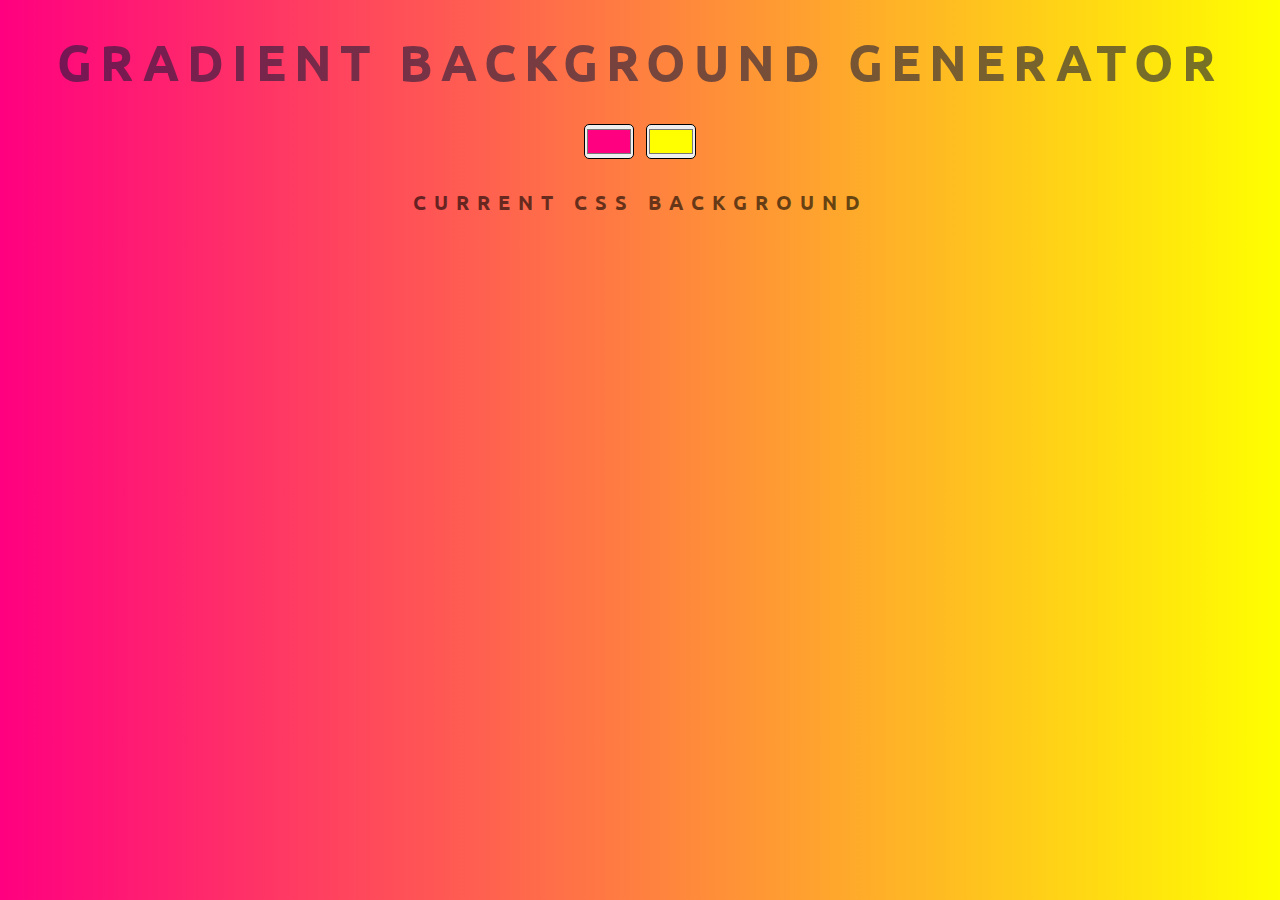
<file: bg generator/index.html>
<!DOCTYPE html>
<html lang="en">
<head>
    <meta charset="UTF-8">
    <meta name="viewport" content="width=device-width, initial-scale=1.0">
    <meta http-equiv="X-UA-Compatible" content="ie=edge">
    <link rel="stylesheet" href="style.css">
    <link href="https://fonts.googleapis.com/css?family=Ubuntu&display=swap" rel="stylesheet">
    <title>Gradient Background Generator</title>
</head>
<body id="gradient">
    <h1>Gradient Background Generator</h1>
    <input type="color" name="color1" id="color1" value="#FF0080">
    <input type="color" name="color2" id="color2" value="#FFFF00">
    <h2>Current CSS Background</h2>
    <h3></h3>
    <script src="script.js"></script>
</body>
</html>
</file>
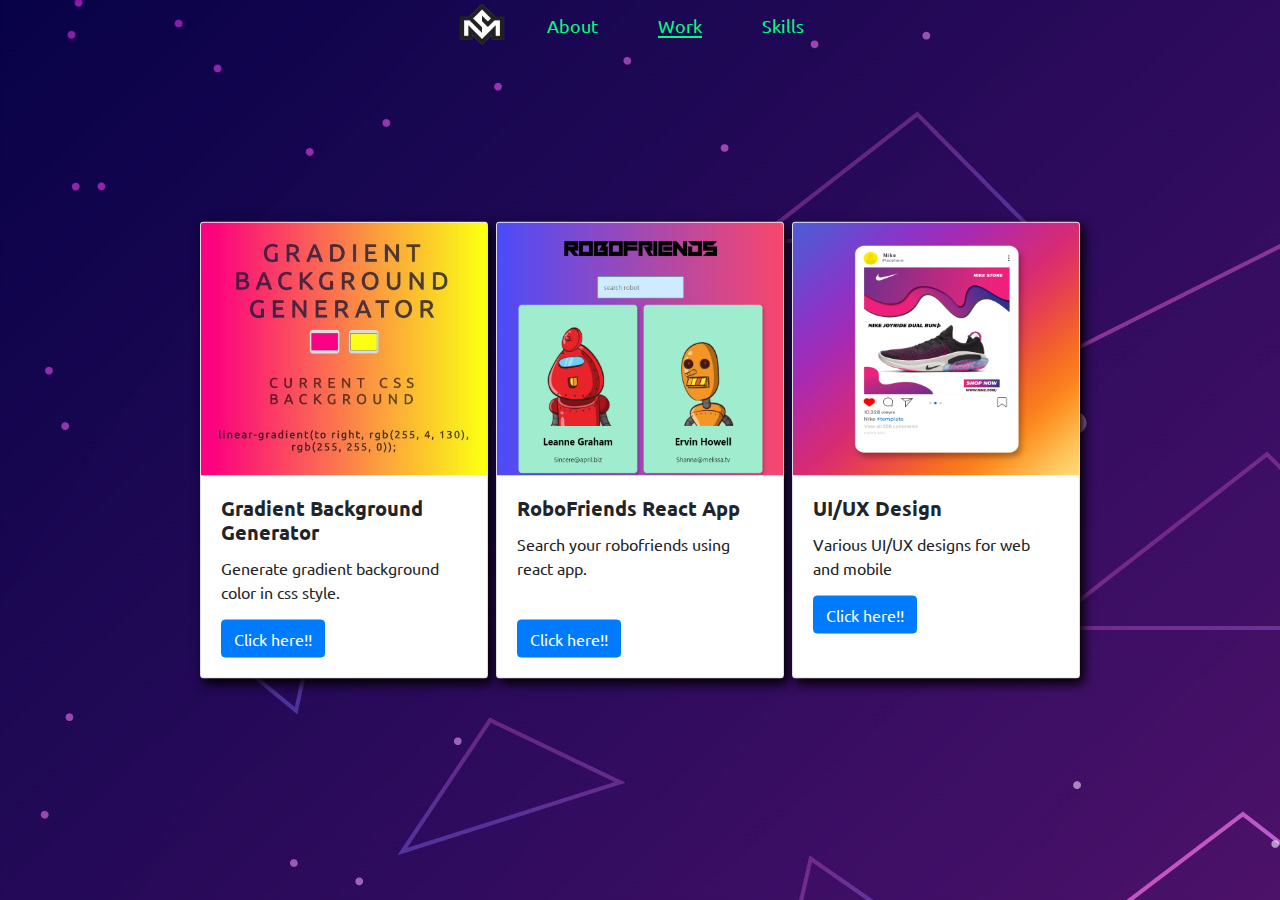
<file: work.html>
<!DOCTYPE html>
<html lang="en">
<head>
    <meta charset="UTF-8">
    <meta name="viewport" content="width=device-width, initial-scale=1.0">
    <meta http-equiv="X-UA-Compatible" content="ie=edge">
    <link rel="stylesheet" href="https://stackpath.bootstrapcdn.com/bootstrap/4.3.1/css/bootstrap.min.css" integrity="sha384-ggOyR0iXCbMQv3Xipma34MD+dH/1fQ784/j6cY/iJTQUOhcWr7x9JvoRxT2MZw1T" crossorigin="anonymous">
    <link href="https://fonts.googleapis.com/css?family=Ubuntu&display=swap" rel="stylesheet">
    <title>Work</title>
    <link rel="stylesheet" href="work.css">
    
</head>
<body>
        <!-- <img class="bg" src="bg.jpg" alt="background"> -->
        <header class="header">
                <a href="index.html"><img class="logo" src="logo.png" alt="logo" width="50" height="50"></a>
        <nav>
           <ul>
            <li class="nav_link"> <a class="about" href="index.html">About</a></li> 
            <li class="nav_link"> <a class="work" href="work.html">Work</a></li> 
            <li class="nav_link"> <a class="skills" href="skills.html">Skills</a></li> 
        </ul>
        
        </nav>
        <!-- <a id="button" class="contact">Contact</a> -->
    </header>
        <section>
            <div class="middle">
                <div class="card" style="width: 18rem;">
                    <img style=height:253px src="/bg generator/thumbnail.JPG" class="card-img-top" alt="gradientbg">
                    <div class="card-body">
                        <h5 class="card-title">  <b>Gradient Background Generator </b></h5>
                        <p class="card-text">Generate gradient background color in css style.</p>
                        <a href="/bg generator/index.html" class="btn btn-primary">Click here!!</a>
                    </div>
                </div>
                
                 <div class="card" style="width: 18rem;">
                    <img style=height:253px src="/react.PNG" class="card-img-top" alt="image">
                    <div class="card-body">
                        <h5 class="card-title"> <b>  RoboFriends React App  </b></h5>
                        <p class="card-text">Search your robofriends using react app.</p><br>
                        <a href="https://sagarmore7.github.io/robofriends/" class="btn btn-primary">Click here!!</a>
                    </div>
                </div>

                <div class="card" style="width: 18rem;">
                    <img style=height:253px  src="/UI-UX.jpg" class="card-img-top" alt="uiuximage">
                    <div class="card-body">
                        <h5 class="card-title"><b>UI/UX Design</b></h5>
                        <p class="card-text">Various UI/UX designs for web and mobile</p>
                        <a target="_blank" href="https://www.behance.net/sagarmore2" class="btn btn-primary">Click here!!</a>
                    </div>
                </div>
                <!--
                <div class="card" style="width: 18rem;">
                        <img src="..." class="card-img-top" alt="...">
                        <div class="card-body">
                            <h5 class="card-title">Card title</h5>
                            <p class="card-text">Some quick example text to build on the card title and make up the bulk of the card's content.</p>
                            <a href="#" class="btn btn-primary">Go somewhere</a>
                        </div>
                    </div> -->
        <script src="https://code.jquery.com/jquery-3.3.1.slim.min.js" integrity="sha384-q8i/X+965DzO0rT7abK41JStQIAqVgRVzpbzo5smXKp4YfRvH+8abtTE1Pi6jizo" crossorigin="anonymous"></script>
        <script src="https://cdnjs.cloudflare.com/ajax/libs/popper.js/1.14.7/umd/popper.min.js" integrity="sha384-UO2eT0CpHqdSJQ6hJty5KVphtPhzWj9WO1clHTMGa3JDZwrnQq4sF86dIHNDz0W1" crossorigin="anonymous"></script>
        <script src="https://stackpath.bootstrapcdn.com/bootstrap/4.3.1/js/bootstrap.min.js" integrity="sha384-JjSmVgyd0p3pXB1rRibZUAYoIIy6OrQ6VrjIEaFf/nJGzIxFDsf4x0xIM+B07jRM" crossorigin="anonymous"></script>
        
</body>
</html>
</file>
<file: bg generator/style.css>
*{
    margin: 0;
    padding: 0;
    box-sizing: border-box;
}
body{
    letter-spacing: 8px;
    text-align: center;
    background: linear-gradient(to right, #FF0080, #FFFF00);
    font-family: 'Ubuntu', sans-serif;
}
h1{
    text-transform: uppercase;
    font-size: 50px;
    color: rgba(29, 29, 58, 0.6);
    padding: 30px;
}
h2{
    margin: 20px;
    text-transform: uppercase;
    font-size: 20px;
    color: rgba(0, 0, 0, 0.6);
    padding: 10px;
}
h3{
    text-align: center;
    font-family: 'Ubuntu', sans-serif;
    letter-spacing: 2px;
    color: rgba(0, 0, 0, 0.7);
}
input{
    border-radius: 5px;
    block-size: 35px;
}
@media screen and (max-width: 500px){
    body{
        letter-spacing: 8px;
        text-align: center;
        font-family: 'Ubuntu', sans-serif;
    }
    h1{
    margin-top: 15px;
    text-transform: uppercase;
    font-size: 35px;
    color: rgba(29, 29, 58, 0.8);
    padding: 10px;
    }
    h3{
        font-size:15px;
    }
}
</file>
<file: work.css>
*{
    box-sizing: border-box;
    margin: 0;
    padding:0;
}
body{
    background-image: url("bg.jpg");
    background-repeat: no-repeat;
}
li,a,#button{
    font-weight: 400;
    font-size: 18px;
    color: rgb(0, 255, 128);
    font-family: 'Ubuntu', sans-serif;
    text-decoration: none;
}
.work{
    border-bottom: 2px solid rgb(0, 255, 128);
}
 
.logo{
    cursor: pointer;
    margin: 0 10px;
}
.header{
    position: absolute;
    top: 0;
    display: flex;
    justify-content: center;
    align-items: center;
    width: 100%;
}
.nav_link{
    list-style: none;
    float: left;
    padding: 0 30px;
}

 li > a:hover{
    color: rgb(0, 238, 255);
    transition: all 0.1s ease-in;
}
a{
    border-bottom: 40px;
}
li > a:hover{
    border-bottom: 2px solid rgb(0, 255, 128);
} 
.middle{
    position: absolute;
    top: 50%;
    width: 70%;
    left: 50%;
    transform: translate(-50%, -50%);
    justify-content: space-evenly;
    display: inline-flex;
    font-family: 'Ubuntu', sans-serif;
} 
.card{
    box-shadow: 4px 5px 12px black;
}
@media screen and (max-width:400px){
    .nav_link{
        padding: 0 15px;
    }
}

@media screen and (max-width:900px){
   .middle{
    position: absolute;
    top: 50%;
    width: 80%;
    left: 50%;
    transform: translate(-50%, -50%);
    justify-content: space-evenly;
    display: flex;
    flex-direction: row;

   }
   .card{
       margin-right: 15px;
       margin-bottom: 15px;
   }
}

@media screen and (max-width:500px){
    .middle{
     position: absolute;
     top: 115%;
     width: 70%;
     left: 50%;
     justify-content: space-evenly;
     display: flex;
     flex-direction: column;
    }
    .card{
        margin-bottom: 15px;
    }
 }
</file>
